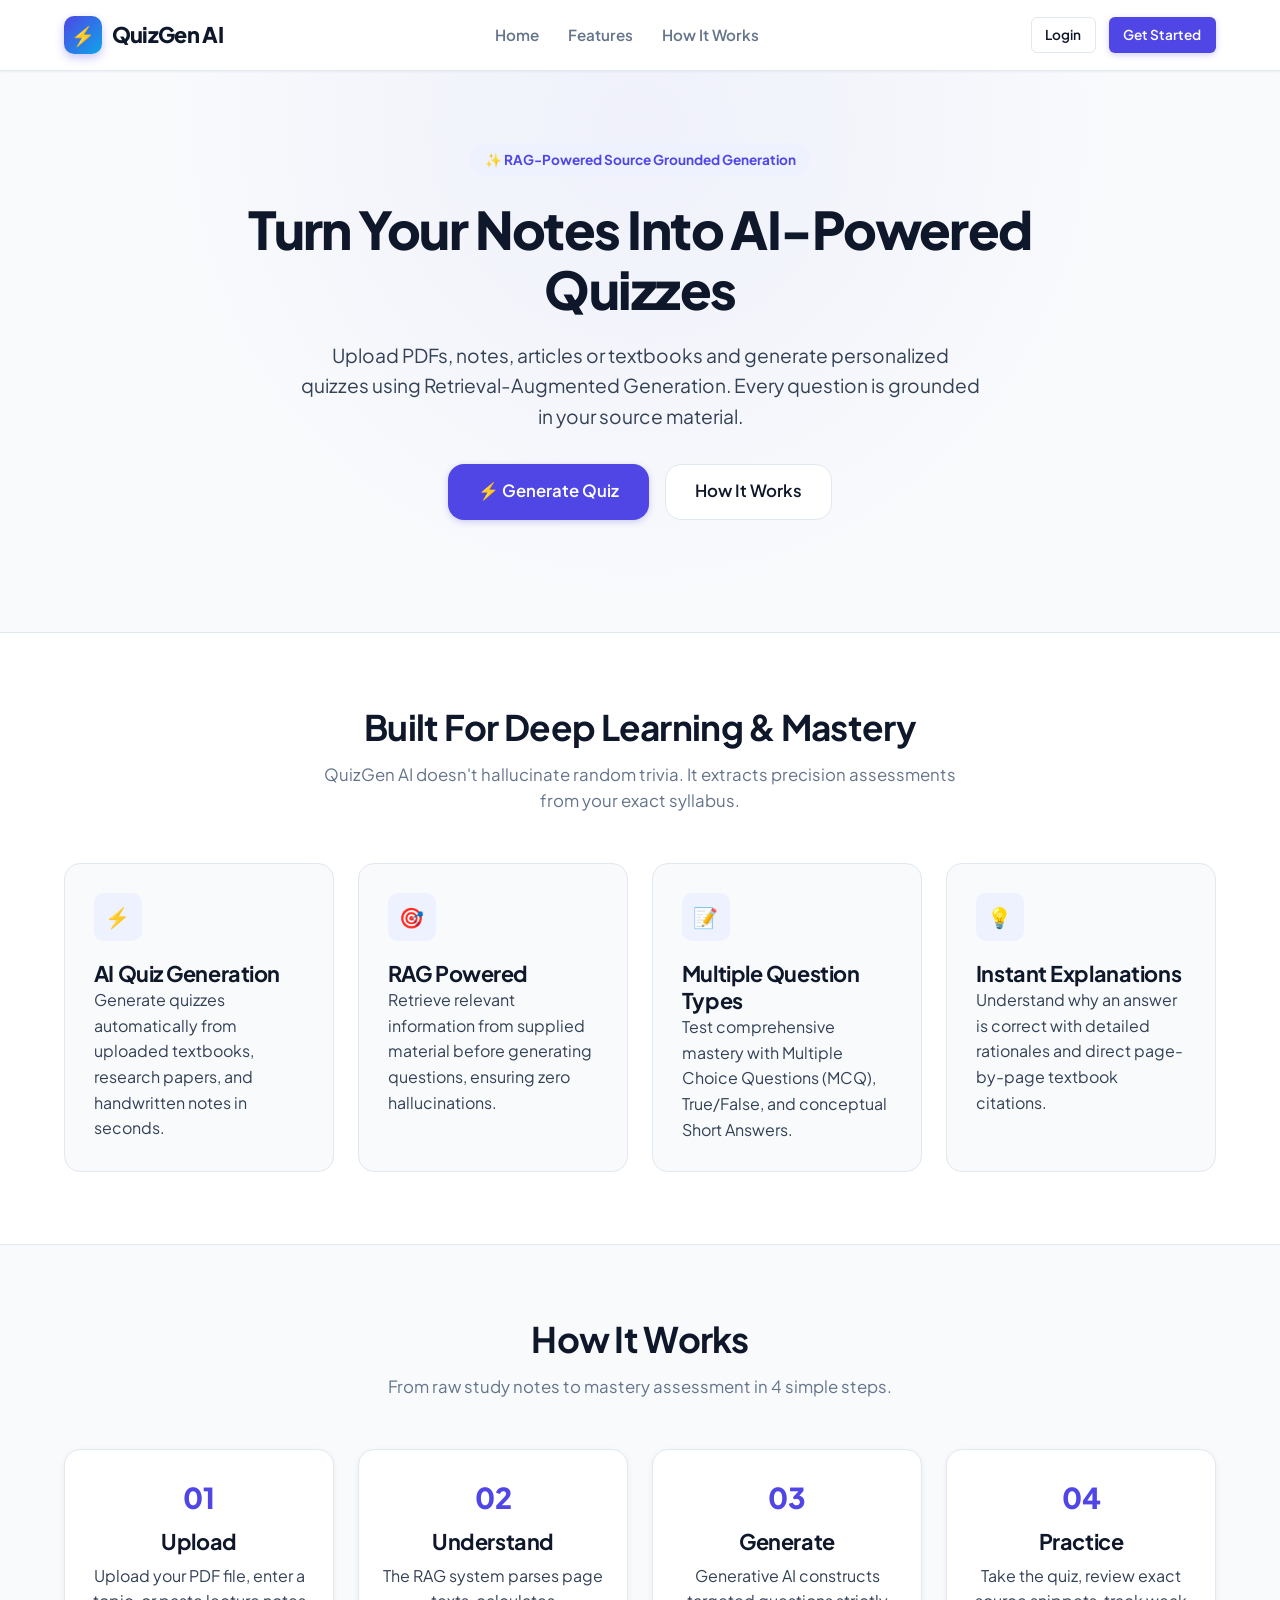
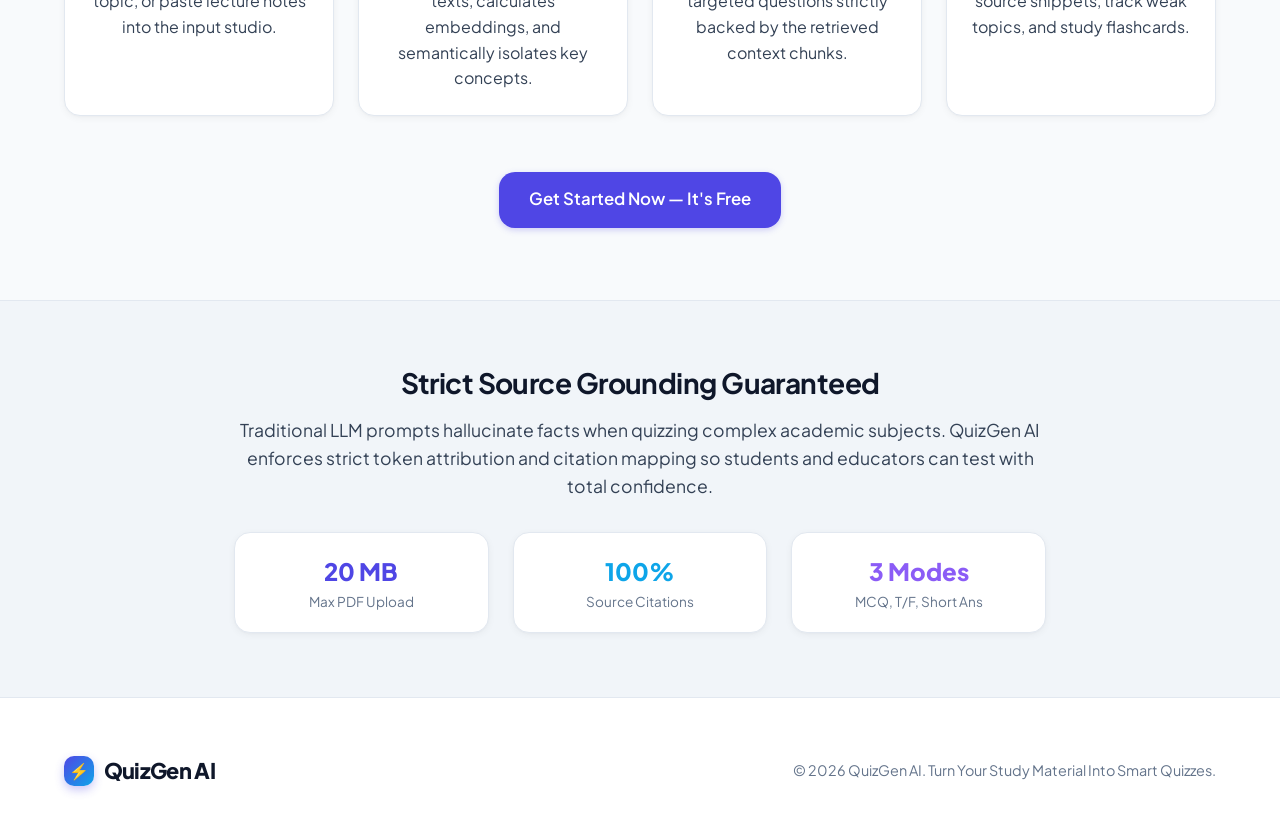
<file: frontend/index.html>
<!DOCTYPE html>
<html lang="en">
<head>
  <meta charset="UTF-8">
  <meta name="viewport" content="width=device-width, initial-scale=1.0">
  <meta name="description" content="QuizGen AI - Turn your study material into smart, source-grounded quizzes using Retrieval-Augmented Generation (RAG).">
  <title>QuizGen AI — Smart Generative AI Quiz Generator</title>
  <link rel="stylesheet" href="css/style.css">
  <link rel="icon" href="data:image/svg+xml,<svg xmlns=%22http://www.w3.org/2000/svg%22 viewBox=%220 0 100 100%22><text y=%22.9em%22 font-size=%2290%22>⚡</text></svg>">
</head>
<body>
  <div class="app-container">
    <!-- Navbar -->
    <header class="navbar">
      <div class="container nav-container">
        <a href="index.html" class="brand-logo">
          <div class="brand-logo-icon">⚡</div>
          <span>QuizGen AI</span>
        </a>
        <button class="mobile-toggle" aria-label="Toggle navigation">☰</button>
        <ul class="nav-menu">
          <li><a href="index.html" class="nav-link active">Home</a></li>
          <li><a href="#features" class="nav-link">Features</a></li>
          <li><a href="#how-it-works" class="nav-link">How It Works</a></li>
          <li><a href="#about" class="nav-link">About</a></li>
        </ul>
        <div class="nav-actions">
          <a href="login.html" class="btn btn-secondary btn-sm">Login</a>
          <a href="register.html" class="btn btn-primary btn-sm">Get Started</a>
        </div>
      </div>
    </header>

    <main>
      <!-- Hero Section -->
      <section class="hero">
        <div class="container">
          <div class="hero-badge">✨ RAG-Powered Source Grounded Generation</div>
          <h1 class="hero-title">Turn Your Notes Into AI-Powered Quizzes</h1>
          <p class="hero-description">
            Upload PDFs, notes, articles or textbooks and generate personalized quizzes using Retrieval-Augmented Generation. Every question is grounded in your source material.
          </p>
          <div class="hero-actions">
            <a href="generate.html" class="btn btn-primary btn-lg">⚡ Generate Quiz</a>
            <a href="#how-it-works" class="btn btn-secondary btn-lg">How It Works</a>
          </div>
        </div>
      </section>

      <!-- Features Section -->
      <section id="features" class="features-section">
        <div class="container">
          <div class="section-header">
            <h2 class="section-title">Built For Deep Learning & Mastery</h2>
            <p class="section-subtitle">QuizGen AI doesn't hallucinate random trivia. It extracts precision assessments from your exact syllabus.</p>
          </div>

          <div class="grid-4">
            <div class="feature-card">
              <div class="feature-icon-wrapper">⚡</div>
              <h3>AI Quiz Generation</h3>
              <p>Generate quizzes automatically from uploaded textbooks, research papers, and handwritten notes in seconds.</p>
            </div>

            <div class="feature-card">
              <div class="feature-icon-wrapper">🎯</div>
              <h3>RAG Powered</h3>
              <p>Retrieve relevant information from supplied material before generating questions, ensuring zero hallucinations.</p>
            </div>

            <div class="feature-card">
              <div class="feature-icon-wrapper">📝</div>
              <h3>Multiple Question Types</h3>
              <p>Test comprehensive mastery with Multiple Choice Questions (MCQ), True/False, and conceptual Short Answers.</p>
            </div>

            <div class="feature-card">
              <div class="feature-icon-wrapper">💡</div>
              <h3>Instant Explanations</h3>
              <p>Understand why an answer is correct with detailed rationales and direct page-by-page textbook citations.</p>
            </div>
          </div>
        </div>
      </section>

      <!-- How It Works Section -->
      <section id="how-it-works" style="padding: 4.5rem 0;">
        <div class="container">
          <div class="section-header">
            <h2 class="section-title">How It Works</h2>
            <p class="section-subtitle">From raw study notes to mastery assessment in 4 simple steps.</p>
          </div>

          <div class="grid-4">
            <div class="card card-hover" style="text-align: center;">
              <div style="font-size: 1.8rem; font-weight: 800; color: var(--primary); margin-bottom: 0.5rem;">01</div>
              <h3 style="margin-bottom: 0.5rem;">Upload</h3>
              <p>Upload your PDF file, enter a topic, or paste lecture notes into the input studio.</p>
            </div>

            <div class="card card-hover" style="text-align: center;">
              <div style="font-size: 1.8rem; font-weight: 800; color: var(--primary); margin-bottom: 0.5rem;">02</div>
              <h3 style="margin-bottom: 0.5rem;">Understand</h3>
              <p>The RAG system parses page texts, calculates embeddings, and semantically isolates key concepts.</p>
            </div>

            <div class="card card-hover" style="text-align: center;">
              <div style="font-size: 1.8rem; font-weight: 800; color: var(--primary); margin-bottom: 0.5rem;">03</div>
              <h3 style="margin-bottom: 0.5rem;">Generate</h3>
              <p>Generative AI constructs targeted questions strictly backed by the retrieved context chunks.</p>
            </div>

            <div class="card card-hover" style="text-align: center;">
              <div style="font-size: 1.8rem; font-weight: 800; color: var(--primary); margin-bottom: 0.5rem;">04</div>
              <h3 style="margin-bottom: 0.5rem;">Practice</h3>
              <p>Take the quiz, review exact source snippets, track weak topics, and study flashcards.</p>
            </div>
          </div>

          <div style="text-align: center; margin-top: 3.5rem;">
            <a href="generate.html" class="btn btn-primary btn-lg">Get Started Now — It's Free</a>
          </div>
        </div>
      </section>

      <!-- About Section -->
      <section id="about" style="padding: 4rem 0; background: var(--bg-alt); border-top: 1px solid var(--border-color);">
        <div class="container container-narrow" style="text-align: center;">
          <h2 style="margin-bottom: 1rem;">Strict Source Grounding Guaranteed</h2>
          <p style="font-size: 1.1rem; margin-bottom: 2rem;">
            Traditional LLM prompts hallucinate facts when quizzing complex academic subjects. QuizGen AI enforces strict token attribution and citation mapping so students and educators can test with total confidence.
          </p>
          <div style="display: flex; gap: 1.5rem; justify-content: center; flex-wrap: wrap;">
            <div class="card" style="flex: 1; min-width: 200px; padding: 1.2rem;">
              <div style="font-size: 1.5rem; font-weight: 800; color: var(--primary);">20 MB</div>
              <div style="font-size: 0.85rem; color: var(--text-muted);">Max PDF Upload</div>
            </div>
            <div class="card" style="flex: 1; min-width: 200px; padding: 1.2rem;">
              <div style="font-size: 1.5rem; font-weight: 800; color: var(--secondary);">100%</div>
              <div style="font-size: 0.85rem; color: var(--text-muted);">Source Citations</div>
            </div>
            <div class="card" style="flex: 1; min-width: 200px; padding: 1.2rem;">
              <div style="font-size: 1.5rem; font-weight: 800; color: var(--accent);">3 Modes</div>
              <div style="font-size: 0.85rem; color: var(--text-muted);">MCQ, T/F, Short Ans</div>
            </div>
          </div>
        </div>
      </section>
    </main>

    <!-- Footer -->
    <footer class="footer">
      <div class="container" style="display: flex; justify-content: space-between; align-items: center; flex-wrap: wrap; gap: 1rem;">
        <div class="brand-logo">
          <div class="brand-logo-icon" style="width: 30px; height: 30px; font-size: 1rem;">⚡</div>
          <span>QuizGen AI</span>
        </div>
        <p style="font-size: 0.9rem; color: var(--text-muted);">
          &copy; 2026 QuizGen AI. Turn Your Study Material Into Smart Quizzes.
        </p>
      </div>
    </footer>
  </div>

  <script src="js/api.js"></script>
  <script src="js/auth.js"></script>
</body>
</html>
</file>
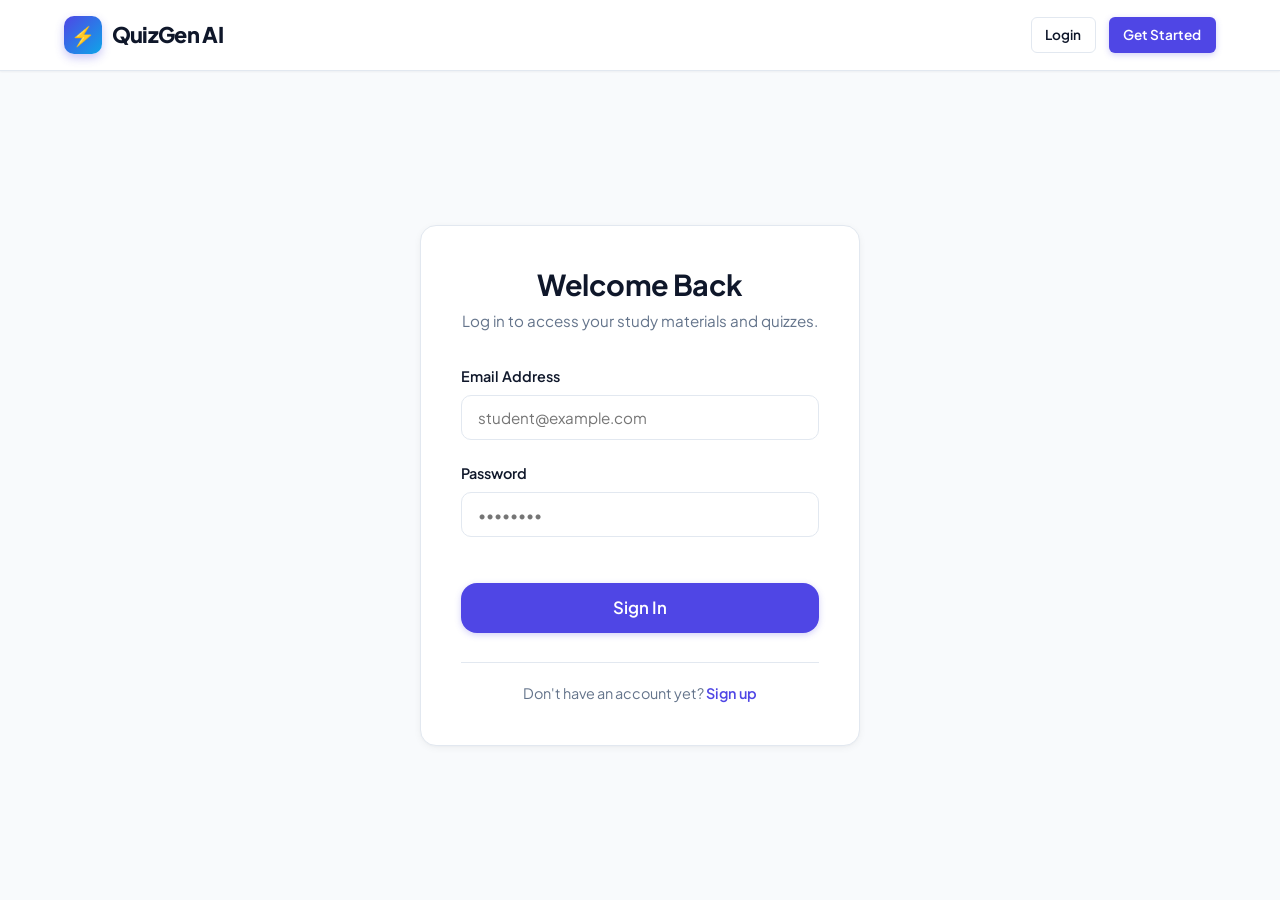
<file: frontend/flashcards.html>
<!DOCTYPE html>
<html lang="en">
<head>
  <meta charset="UTF-8">
  <meta name="viewport" content="width=device-width, initial-scale=1.0">
  <title>Study Flashcards — QuizGen AI</title>
  <link rel="stylesheet" href="css/style.css">
  <link rel="icon" href="data:image/svg+xml,<svg xmlns=%22http://www.w3.org/2000/svg%22 viewBox=%220 0 100 100%22><text y=%22.9em%22 font-size=%2290%22>⚡</text></svg>">
</head>
<body>
  <div class="app-container">
    <header class="navbar">
      <div class="container nav-container">
        <a href="dashboard.html" class="brand-logo">
          <div class="brand-logo-icon">⚡</div>
          <span>QuizGen AI</span>
        </a>
        <button class="mobile-toggle" aria-label="Toggle navigation">☰</button>
        <ul class="nav-menu">
          <!-- Populated by auth.js -->
        </ul>
        <div class="nav-actions">
          <!-- Populated by auth.js -->
        </div>
      </div>
    </header>

    <main style="padding: 2.5rem 0 4rem;">
      <div class="container container-narrow">
        <!-- Header -->
        <div style="display: flex; justify-content: space-between; align-items: center; flex-wrap: wrap; gap: 1rem; margin-bottom: 2rem;">
          <div>
            <h1 style="font-size: 2rem; margin-bottom: 0.25rem;">Study Flashcards</h1>
            <p style="color: var(--text-muted);">Active recall study decks generated from your study materials.</p>
          </div>
          <div>
            <button id="openNewDeckModalBtn" class="btn btn-primary">➕ Generate New Deck</button>
          </div>
        </div>

        <!-- Flashcard Study Player View -->
        <div id="flashcardPlayerView" style="display: none;">
          <div style="display: flex; justify-content: space-between; align-items: center; margin-bottom: 1rem;">
            <button id="backToDecksBtn" class="btn btn-secondary btn-sm">← Back to Decks</button>
            <div style="font-weight: 700; color: var(--text-muted); font-size: 0.95rem;" id="cardCounterText">
              Card 1 of 10
            </div>
            <div id="deckTitleBadge" style="font-size: 0.8rem; font-weight: 700; color: var(--primary); background: var(--primary-light); padding: 0.2rem 0.6rem; border-radius: var(--radius-full);">
              Deck
            </div>
          </div>

          <!-- 3D Flip Card Container -->
          <div class="flashcard-container">
            <div class="flashcard-inner" id="flashcardElement">
              <!-- Front Face -->
              <div class="flashcard-face flashcard-front">
                <span style="font-size: 0.8rem; font-weight: 700; color: var(--primary); background: var(--primary-light); padding: 0.2rem 0.6rem; border-radius: var(--radius-sm); margin-bottom: 1.5rem;">
                  QUESTION / CONCEPT
                </span>
                <p id="cardFrontText" style="font-size: 1.4rem; font-weight: 700; color: var(--text-main); line-height: 1.4; max-width: 90%;">
                  Concept front text
                </p>
                <div style="margin-top: auto; font-size: 0.8rem; color: var(--text-light);">
                  💡 Click or press Space to flip
                </div>
              </div>

              <!-- Back Face -->
              <div class="flashcard-face flashcard-back">
                <span style="font-size: 0.8rem; font-weight: 700; color: var(--success); background: var(--success-light); padding: 0.2rem 0.6rem; border-radius: var(--radius-sm); margin-bottom: 1.5rem;">
                  ANSWER / EXPLANATION
                </span>
                <p id="cardBackText" style="font-size: 1.15rem; color: var(--text-secondary); line-height: 1.5; max-width: 90%; margin-bottom: 1rem;">
                  Detailed answer text
                </p>
                <div id="cardCitationText" style="font-size: 0.8rem; color: #166534; background: #f0fdf4; padding: 0.3rem 0.8rem; border-radius: var(--radius-sm); margin-top: auto;">
                  📖 Source: Page 1
                </div>
              </div>
            </div>
          </div>

          <!-- Rating & Nav Buttons -->
          <div style="display: flex; justify-content: space-between; align-items: center; max-width: 640px; margin: 1.5rem auto 0; gap: 1rem; flex-wrap: wrap;">
            <button id="prevCardBtn" class="btn btn-secondary">← Previous</button>
            <div style="display: flex; gap: 0.6rem;">
              <button id="rateHardBtn" class="btn btn-secondary btn-sm" style="color: var(--danger);">
                🤔 Difficult
              </button>
              <button id="rateEasyBtn" class="btn btn-secondary btn-sm" style="color: var(--success-text);">
                🌟 Easy / Mastered
              </button>
            </div>
            <button id="nextCardBtn" class="btn btn-primary">Next →</button>
          </div>
        </div>

        <!-- Decks List View -->
        <div id="decksListView">
          <div id="decksContainer">
            <div style="text-align: center; padding: 3rem; color: var(--text-muted);">
              <div style="font-size: 2.5rem; margin-bottom: 0.5rem;">🗂️</div>
              <p style="font-size: 1.1rem; font-weight: 600;">Loading flashcard decks...</p>
            </div>
          </div>
        </div>
      </div>
    </main>

    <!-- Generate Deck Modal -->
    <div id="newDeckModal" class="ai-loader-modal">
      <div class="ai-loader-content">
        <div style="display: flex; justify-content: space-between; align-items: center; margin-bottom: 1.5rem;">
          <h3 style="font-size: 1.3rem;">Generate Flashcard Deck</h3>
          <button type="button" id="closeDeckModalBtn" class="btn btn-secondary btn-sm">✕</button>
        </div>

        <form id="createDeckForm">
          <div class="form-group">
            <label class="form-label">Subject / Topic Name</label>
            <input type="text" id="deckTopicInput" class="form-control" placeholder="e.g. Supervised Learning, Python Loops, Database Indexing" required>
          </div>

          <div class="form-group">
            <label class="form-label">Study Notes / Content <span style="font-weight: normal; color: var(--text-muted);">(Optional)</span></label>
            <textarea id="deckTextInput" class="form-control" style="min-height: 100px;" placeholder="Optionally paste lecture text or formulas to base flashcards on..."></textarea>
          </div>

          <div class="form-group">
            <label class="form-label">Number of Flashcards</label>
            <select id="deckNumCards" class="form-control">
              <option value="5">5 Cards</option>
              <option value="10" selected>10 Cards</option>
              <option value="20">20 Cards</option>
            </select>
          </div>

          <button type="submit" id="generateDeckSubmitBtn" class="btn btn-primary btn-block" style="margin-top: 1.5rem;">
            ⚡ Generate Flashcards
          </button>
        </form>
      </div>
    </div>
  </div>

  <script src="js/api.js"></script>
  <script src="js/auth.js"></script>
  <script src="js/flashcards.js"></script>
</body>
</html>
</file>
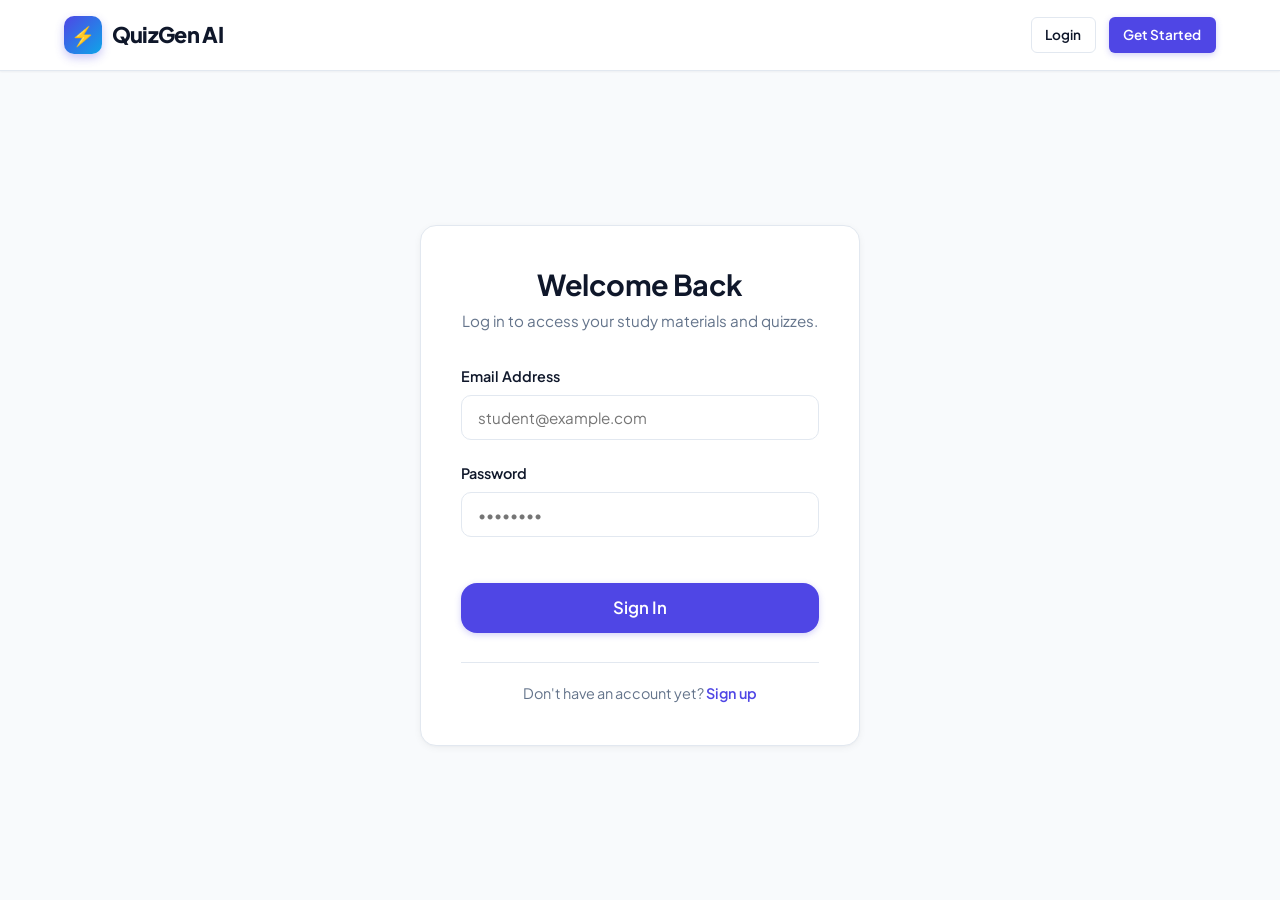
<file: frontend/generate.html>
<!DOCTYPE html>
<html lang="en">
<head>
  <meta charset="UTF-8">
  <meta name="viewport" content="width=device-width, initial-scale=1.0">
  <title>Create Your Quiz — QuizGen AI</title>
  <link rel="stylesheet" href="css/style.css">
  <link rel="icon" href="data:image/svg+xml,<svg xmlns=%22http://www.w3.org/2000/svg%22 viewBox=%220 0 100 100%22><text y=%22.9em%22 font-size=%2290%22>⚡</text></svg>">
</head>
<body>
  <div class="app-container">
    <header class="navbar">
      <div class="container nav-container">
        <a href="dashboard.html" class="brand-logo">
          <div class="brand-logo-icon">⚡</div>
          <span>QuizGen AI</span>
        </a>
        <button class="mobile-toggle" aria-label="Toggle navigation">☰</button>
        <ul class="nav-menu">
          <!-- Populated by auth.js -->
        </ul>
        <div class="nav-actions">
          <!-- Populated by auth.js -->
        </div>
      </div>
    </header>

    <main style="padding: 2.5rem 0;">
      <div class="container container-narrow">
        <!-- Page Title -->
        <div style="text-align: center; margin-bottom: 2.2rem;">
          <h1 style="font-size: 2.2rem; margin-bottom: 0.4rem;">Create Your Quiz</h1>
          <p style="color: var(--text-muted); font-size: 1.05rem;">
            Choose your study material and let AI create a personalized, strictly source-grounded quiz.
          </p>
        </div>

        <!-- Main Form Card -->
        <div class="card" style="padding: 2rem;">
          <!-- Input Mode Tabs -->
          <div class="input-tabs">
            <button type="button" class="input-tab-btn active" data-tab="tab-pdf">
              📄 Upload PDF
            </button>
            <button type="button" class="input-tab-btn" data-tab="tab-topic">
              🔍 Enter Topic
            </button>
            <button type="button" class="input-tab-btn" data-tab="tab-notes">
              📝 Paste Notes
            </button>
          </div>

          <form id="quizGeneratorForm">
            <!-- TAB 1: PDF UPLOAD -->
            <div id="tab-pdf" class="tab-content-panel">
              <div class="dropzone" id="dropzone">
                <input type="file" id="pdfFileInput" accept=".pdf,.txt,.md" style="display: none;">
                <div class="dropzone-icon">📄</div>
                <h3 style="font-size: 1.15rem; margin-bottom: 0.3rem;">Upload Study Material</h3>
                <p style="color: var(--text-muted); font-size: 0.9rem; margin-bottom: 1rem;">
                  Drag &amp; drop your PDF here, or click to browse files
                </p>
                <button type="button" id="browseBtn" class="btn btn-secondary btn-sm">
                  Browse Files
                </button>
                <div style="font-size: 0.75rem; color: var(--text-light); margin-top: 0.8rem;">
                  Supported: PDF, TXT (Maximum: 20 MB)
                </div>
              </div>

              <!-- Selected File Card -->
              <div id="filePreview" class="file-preview-card" style="display: none;">
                <div style="display: flex; align-items: center; gap: 0.8rem;">
                  <span style="font-size: 1.4rem; color: var(--success);">✓</span>
                  <div>
                    <div id="previewFileName" style="font-weight: 700; font-size: 0.95rem; color: var(--text-main);">filename.pdf</div>
                    <div id="previewFileSize" style="font-size: 0.8rem; color: var(--text-muted);">2.4 MB</div>
                  </div>
                </div>
                <button type="button" id="removeFileBtn" class="btn btn-secondary btn-sm" style="color: var(--danger);">
                  Remove
                </button>
              </div>

              <!-- Optional Topic within PDF -->
              <div class="form-group" style="margin-top: 1.5rem;">
                <label for="pdfSpecificTopic" class="form-label">
                  Specific Topic within Document <span style="font-weight: normal; color: var(--text-muted);">(Optional)</span>
                </label>
                <input type="text" id="pdfSpecificTopic" class="form-control" placeholder="e.g. Supervised Learning, Sorting Algorithms">
                <small style="color: var(--text-muted); font-size: 0.8rem;">
                  If specified, RAG will retrieve content only for this topic from your uploaded PDF.
                </small>
              </div>
            </div>

            <!-- TAB 2: TOPIC INPUT -->
            <div id="tab-topic" class="tab-content-panel" style="display: none;">
              <div class="form-group">
                <label for="topicInput" class="form-label">Enter Subject / Topic Name</label>
                <input type="text" id="topicInput" class="form-control" placeholder="e.g. Machine Learning, Python Loops, Database Management Systems">
                <div style="margin-top: 0.75rem; display: flex; gap: 0.5rem; flex-wrap: wrap;">
                  <span style="font-size: 0.8rem; color: var(--text-muted); align-self: center;">Popular:</span>
                  <button type="button" class="btn btn-secondary btn-sm sample-topic-btn">Machine Learning</button>
                  <button type="button" class="btn btn-secondary btn-sm sample-topic-btn">Python Loops</button>
                  <button type="button" class="btn btn-secondary btn-sm sample-topic-btn">Data Structures</button>
                  <button type="button" class="btn btn-secondary btn-sm sample-topic-btn">Operating Systems</button>
                </div>
              </div>
            </div>

            <!-- TAB 3: ARTICLE / NOTES INPUT -->
            <div id="tab-notes" class="tab-content-panel" style="display: none;">
              <div class="form-group">
                <label for="notesTitleInput" class="form-label">Material Title <span style="font-weight: normal; color: var(--text-muted);">(Optional)</span></label>
                <input type="text" id="notesTitleInput" class="form-control" placeholder="e.g. Chapter 4 Lecture Notes">
              </div>
              <div class="form-group">
                <label for="notesTextInput" class="form-label">Paste Article or Study Material</label>
                <textarea id="notesTextInput" class="form-control" style="min-height: 180px;" placeholder="Paste your study text, textbook chapter, or lecture notes here..."></textarea>
                <div style="display: flex; justify-content: flex-end; font-size: 0.8rem; color: var(--text-muted); margin-top: 0.3rem;">
                  <span id="charCounter">0</span>&nbsp;characters
                </div>
              </div>
            </div>

            <hr style="border: none; border-top: 1px solid var(--border-color); margin: 2rem 0;">

            <!-- QUIZ SETTINGS -->
            <h3 style="font-size: 1.15rem; margin-bottom: 1.2rem;">Quiz Settings</h3>

            <div class="grid-2" style="margin-bottom: 1.5rem;">
              <!-- Number of Questions -->
              <div class="form-group">
                <label for="numQuestionsInput" class="form-label">Number of Questions</label>
                <input type="number" id="numQuestionsInput" class="form-control" placeholder="Enter number of questions" min="1" max="100" value="10">
              </div>

              <!-- Difficulty -->
              <div class="form-group">
                <label class="form-label">Difficulty Level</label>
                <select id="difficultySelect" class="form-control">
                  <option value="easy">Easy</option>
                  <option value="medium" selected>Medium</option>
                  <option value="difficult">Difficult</option>
                  <option value="mixed">Mixed</option>
                </select>
              </div>
            </div>

            <!-- Question Types -->
            <div class="form-group" style="margin-bottom: 2rem;">
              <label class="form-label">Question Types <span style="font-weight: normal; color: var(--text-muted);">(Select at least one)</span></label>
              <div style="display: flex; gap: 1.2rem; flex-wrap: wrap; margin-top: 0.4rem;">
                <label style="display: flex; align-items: center; gap: 0.5rem; cursor: pointer; font-size: 0.95rem;">
                  <input type="checkbox" name="qType" value="mcq" checked style="width: 18px; height: 18px; accent-color: var(--primary);">
                  Multiple Choice (MCQ)
                </label>
                <label style="display: flex; align-items: center; gap: 0.5rem; cursor: pointer; font-size: 0.95rem;">
                  <input type="checkbox" name="qType" value="true_false" checked style="width: 18px; height: 18px; accent-color: var(--primary);">
                  True / False
                </label>
                <label style="display: flex; align-items: center; gap: 0.5rem; cursor: pointer; font-size: 0.95rem;">
                  <input type="checkbox" name="qType" value="short_answer" checked style="width: 18px; height: 18px; accent-color: var(--primary);">
                  Short Answer
                </label>
              </div>
            </div>

            <!-- Generate Button -->
            <button type="submit" id="generateQuizBtn" class="btn btn-primary btn-block btn-lg">
              ✨ Generate Quiz
            </button>
          </form>
        </div>
      </div>
    </main>

    <!-- Clean Quiz Generation Loading Modal -->
    <div id="aiLoaderModal" class="ai-loader-modal">
      <div class="ai-loader-content" style="text-align: center; padding: 2.5rem 2rem; max-width: 360px;">
        <h2 style="font-size: 1.4rem; font-weight: 700; color: var(--text-main); margin-bottom: 1.2rem;">Generating Quiz...</h2>
        <div class="clean-spinner"></div>
      </div>
    </div>

    <!-- Insufficient Content Modal -->
    <div id="insufficientModal" class="ai-loader-modal">
      <div class="ai-loader-content" style="text-align: center;">
        <div style="font-size: 2.5rem; margin-bottom: 0.5rem;">⚠️</div>
        <h2 id="insufficientTitle" style="font-size: 1.4rem; margin-bottom: 0.6rem;">Limited Source Information</h2>
        <p id="insufficientMessage" style="color: var(--text-muted); font-size: 0.95rem; margin-bottom: 1.8rem;">
          The supplied material does not contain enough information for the requested number of source-grounded questions.
        </p>
        <div style="display: flex; gap: 1rem; justify-content: center;">
          <button type="button" id="confirmPartialBtn" class="btn btn-primary">
            Generate Available Questions
          </button>
          <button type="button" id="cancelPartialBtn" class="btn btn-secondary">
            Adjust Settings
          </button>
        </div>
      </div>
    </div>
  </div>

  <script src="js/api.js"></script>
  <script src="js/auth.js"></script>
  <script src="js/generate.js"></script>
</body>
</html>
</file>
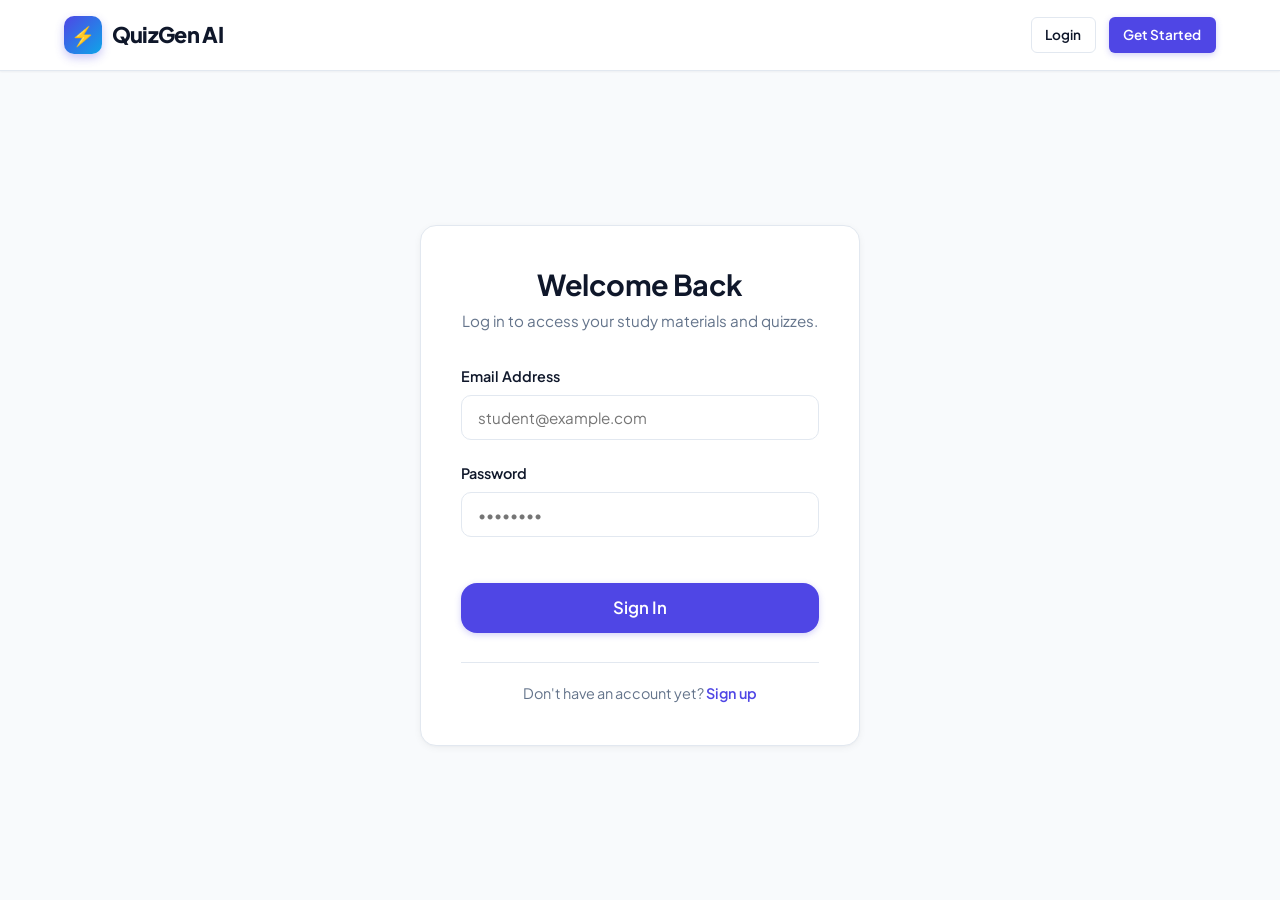
<file: frontend/login.html>
<!DOCTYPE html>
<html lang="en">
<head>
  <meta charset="UTF-8">
  <meta name="viewport" content="width=device-width, initial-scale=1.0">
  <title>Login — QuizGen AI</title>
  <link rel="stylesheet" href="css/style.css">
  <link rel="icon" href="data:image/svg+xml,<svg xmlns=%22http://www.w3.org/2000/svg%22 viewBox=%220 0 100 100%22><text y=%22.9em%22 font-size=%2290%22>⚡</text></svg>">
</head>
<body>
  <div class="app-container">
    <header class="navbar">
      <div class="container nav-container">
        <a href="index.html" class="brand-logo">
          <div class="brand-logo-icon">⚡</div>
          <span>QuizGen AI</span>
        </a>
        <div class="nav-actions">
          <a href="register.html" class="btn btn-primary btn-sm">Create Account</a>
        </div>
      </div>
    </header>

    <main style="display: flex; align-items: center; justify-content: center; padding: 3rem 1.5rem;">
      <div class="card" style="max-width: 440px; width: 100%; padding: 2.5rem;">
        <div style="text-align: center; margin-bottom: 2rem;">
          <h2 style="font-size: 1.8rem; margin-bottom: 0.4rem;">Welcome Back</h2>
          <p style="color: var(--text-muted); font-size: 0.95rem;">Log in to access your study materials and quizzes.</p>
        </div>

        <form id="loginForm">
          <div class="form-group">
            <label for="email" class="form-label">Email Address</label>
            <input type="email" id="email" class="form-control" placeholder="student@example.com" required autocomplete="email">
          </div>

          <div class="form-group">
            <label for="password" class="form-label">Password</label>
            <input type="password" id="password" class="form-control" placeholder="••••••••" required autocomplete="current-password">
          </div>

          <button type="submit" id="submitBtn" class="btn btn-primary btn-block btn-lg" style="margin-top: 1.5rem;">
            Sign In
          </button>
        </form>

        <div style="text-align: center; margin-top: 1.8rem; padding-top: 1.2rem; border-top: 1px solid var(--border-color); font-size: 0.9rem; color: var(--text-muted);">
          Don't have an account yet? <a href="register.html" style="font-weight: 600;">Sign up</a>
        </div>
      </div>
    </main>
  </div>

  <script src="js/api.js"></script>
  <script src="js/auth.js"></script>
  <script>
    document.addEventListener('DOMContentLoaded', () => {
      requireGuest();

      const params = new URLSearchParams(window.location.search);
      if (params.get('session_expired')) {
        showToast('Your session has expired. Please log in again.', 'info');
      }

      const form = document.getElementById('loginForm');
      const submitBtn = document.getElementById('submitBtn');

      form.onsubmit = async (e) => {
        e.preventDefault();
        const email = document.getElementById('email').value.trim();
        const password = document.getElementById('password').value;

        submitBtn.disabled = true;
        submitBtn.innerText = 'Signing in...';

        try {
          await handleLogin(email, password);
        } catch (err) {
          submitBtn.disabled = false;
          submitBtn.innerText = 'Sign In';
        }
      };
    });
  </script>
</body>
</html>
</file>
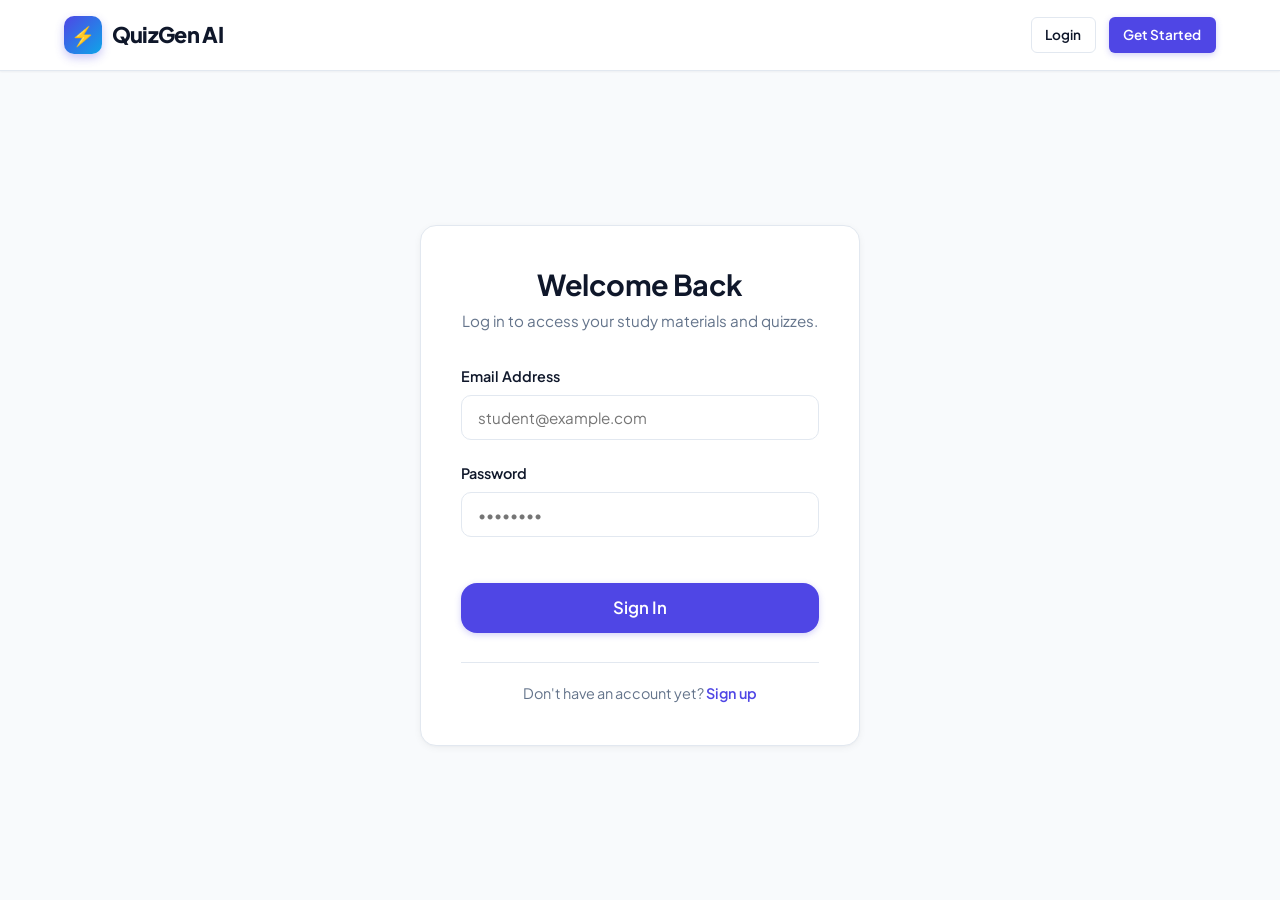
<file: frontend/materials.html>
<!DOCTYPE html>
<html lang="en">
<head>
  <meta charset="UTF-8">
  <meta name="viewport" content="width=device-width, initial-scale=1.0">
  <title>My Study Materials — QuizGen AI</title>
  <link rel="stylesheet" href="css/style.css">
  <link rel="icon" href="data:image/svg+xml,<svg xmlns=%22http://www.w3.org/2000/svg%22 viewBox=%220 0 100 100%22><text y=%22.9em%22 font-size=%2290%22>⚡</text></svg>">
</head>
<body>
  <div class="app-container">
    <header class="navbar">
      <div class="container nav-container">
        <a href="dashboard.html" class="brand-logo">
          <div class="brand-logo-icon">⚡</div>
          <span>QuizGen AI</span>
        </a>
        <button class="mobile-toggle" aria-label="Toggle navigation">☰</button>
        <ul class="nav-menu">
          <!-- Populated by auth.js -->
        </ul>
        <div class="nav-actions">
          <!-- Populated by auth.js -->
        </div>
      </div>
    </header>

    <main style="padding: 2.5rem 0 4rem;">
      <div class="container">
        <!-- Header -->
        <div style="display: flex; justify-content: space-between; align-items: center; flex-wrap: wrap; gap: 1rem; margin-bottom: 2rem;">
          <div>
            <h1 style="font-size: 2rem; margin-bottom: 0.25rem;">My Study Materials</h1>
            <p style="color: var(--text-muted);">Manage your uploaded PDFs, textbooks, and lecture notes indexed for RAG generation.</p>
          </div>
          <div>
            <a href="generate.html" class="btn btn-primary">➕ Upload &amp; Generate</a>
          </div>
        </div>

        <!-- Materials Grid / List -->
        <div id="materialsContainer">
          <div style="text-align: center; padding: 3rem; color: var(--text-muted);">
            <div style="font-size: 2.5rem; margin-bottom: 0.5rem;">📂</div>
            <p style="font-size: 1.1rem; font-weight: 600;">Loading study materials...</p>
          </div>
        </div>
      </div>
    </main>

    <!-- Material Details / Chunks Modal -->
    <div id="materialModal" class="ai-loader-modal">
      <div class="ai-loader-content" style="max-width: 680px; max-height: 85vh; display: flex; flex-direction: column;">
        <div style="display: flex; justify-content: space-between; align-items: center; margin-bottom: 1.2rem; border-bottom: 1px solid var(--border-color); padding-bottom: 0.8rem;">
          <h3 id="modalMatTitle" style="font-size: 1.3rem;">Material Details</h3>
          <button type="button" id="closeMatModalBtn" class="btn btn-secondary btn-sm">✕</button>
        </div>

        <div style="margin-bottom: 1.2rem; font-size: 0.9rem; color: var(--text-muted); display: flex; gap: 1rem;" id="modalMatStats">
          <!-- Stats -->
        </div>

        <h4 style="font-size: 1rem; margin-bottom: 0.6rem;">Semantic RAG Chunks Preview</h4>
        <div id="modalChunksList" style="flex: 1; overflow-y: auto; display: flex; flex-direction: column; gap: 0.8rem; padding-right: 0.5rem;">
          <!-- Chunks list -->
        </div>
      </div>
    </div>
  </div>

  <script src="js/api.js"></script>
  <script src="js/auth.js"></script>
  <script src="js/materials.js"></script>
</body>
</html>
</file>
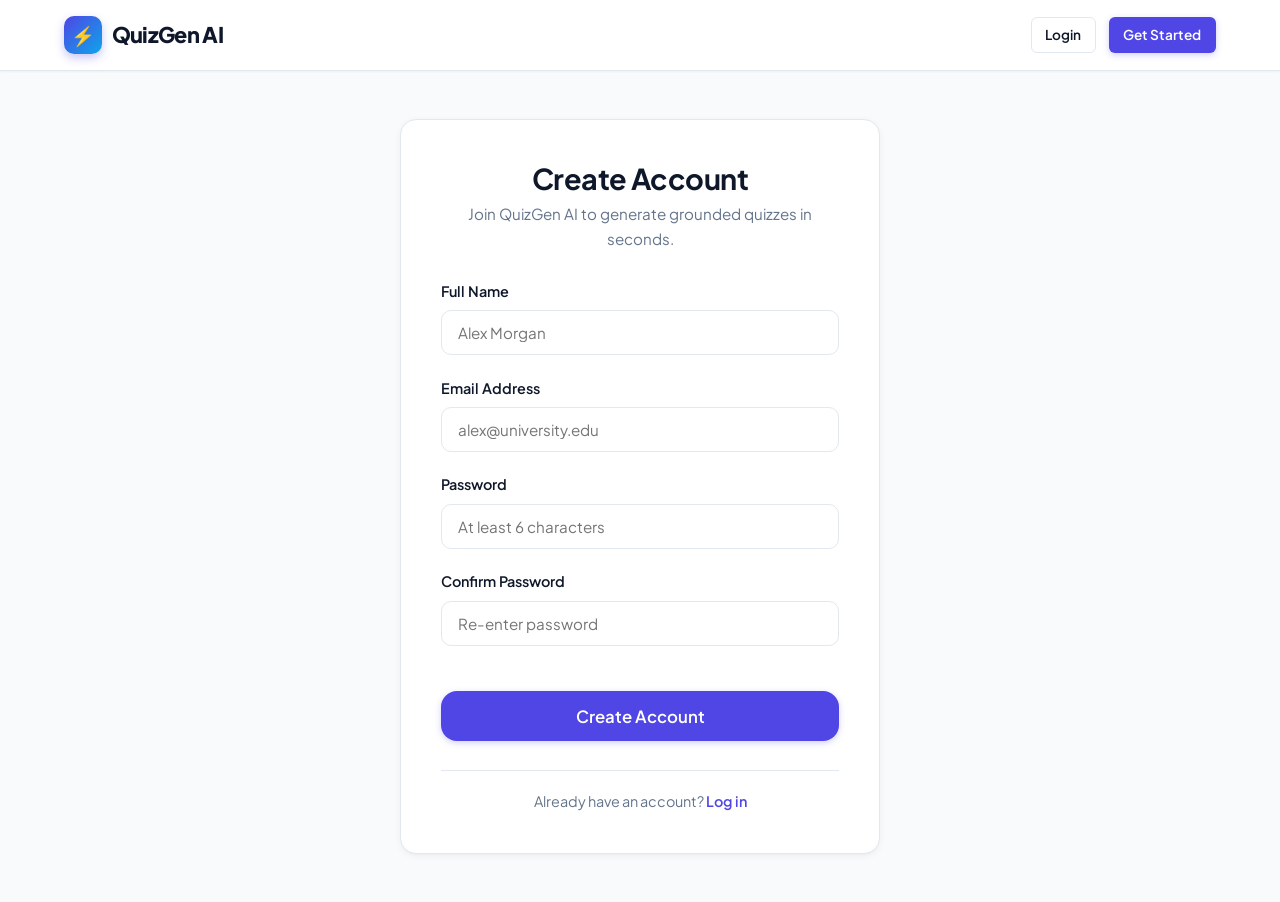
<file: frontend/register.html>
<!DOCTYPE html>
<html lang="en">
<head>
  <meta charset="UTF-8">
  <meta name="viewport" content="width=device-width, initial-scale=1.0">
  <title>Register — QuizGen AI</title>
  <link rel="stylesheet" href="css/style.css">
  <link rel="icon" href="data:image/svg+xml,<svg xmlns=%22http://www.w3.org/2000/svg%22 viewBox=%220 0 100 100%22><text y=%22.9em%22 font-size=%2290%22>⚡</text></svg>">
</head>
<body>
  <div class="app-container">
    <header class="navbar">
      <div class="container nav-container">
        <a href="index.html" class="brand-logo">
          <div class="brand-logo-icon">⚡</div>
          <span>QuizGen AI</span>
        </a>
        <div class="nav-actions">
          <a href="login.html" class="btn btn-secondary btn-sm">Sign In</a>
        </div>
      </div>
    </header>

    <main style="display: flex; align-items: center; justify-content: center; padding: 3rem 1.5rem;">
      <div class="card" style="max-width: 480px; width: 100%; padding: 2.5rem;">
        <div style="text-align: center; margin-bottom: 1.8rem;">
          <h2 style="font-size: 1.8rem; margin-bottom: 0.4rem;">Create Account</h2>
          <p style="color: var(--text-muted); font-size: 0.95rem;">Join QuizGen AI to generate grounded quizzes in seconds.</p>
        </div>

        <form id="registerForm">
          <div class="form-group">
            <label for="name" class="form-label">Full Name</label>
            <input type="text" id="name" class="form-control" placeholder="Alex Morgan" required autocomplete="name">
          </div>

          <div class="form-group">
            <label for="email" class="form-label">Email Address</label>
            <input type="email" id="email" class="form-control" placeholder="alex@university.edu" required autocomplete="email">
          </div>

          <div class="form-group">
            <label for="password" class="form-label">Password</label>
            <input type="password" id="password" class="form-control" placeholder="At least 6 characters" required autocomplete="new-password">
          </div>

          <div class="form-group">
            <label for="confirmPassword" class="form-label">Confirm Password</label>
            <input type="password" id="confirmPassword" class="form-control" placeholder="Re-enter password" required autocomplete="new-password">
          </div>

          <button type="submit" id="submitBtn" class="btn btn-primary btn-block btn-lg" style="margin-top: 1.5rem;">
            Create Account
          </button>
        </form>

        <div style="text-align: center; margin-top: 1.8rem; padding-top: 1.2rem; border-top: 1px solid var(--border-color); font-size: 0.9rem; color: var(--text-muted);">
          Already have an account? <a href="login.html" style="font-weight: 600;">Log in</a>
        </div>
      </div>
    </main>
  </div>

  <script src="js/api.js"></script>
  <script src="js/auth.js"></script>
  <script>
    document.addEventListener('DOMContentLoaded', () => {
      requireGuest();

      const form = document.getElementById('registerForm');
      const submitBtn = document.getElementById('submitBtn');

      form.onsubmit = async (e) => {
        e.preventDefault();
        const name = document.getElementById('name').value.trim();
        const email = document.getElementById('email').value.trim();
        const password = document.getElementById('password').value;
        const confirmPassword = document.getElementById('confirmPassword').value;

        if (password !== confirmPassword) {
          showToast('Passwords do not match.', 'error');
          return;
        }

        submitBtn.disabled = true;
        submitBtn.innerText = 'Creating account...';

        try {
          await handleRegister(name, email, password, confirmPassword);
        } catch (err) {
          submitBtn.disabled = false;
          submitBtn.innerText = 'Create Account';
        }
      };
    });
  </script>
</body>
</html>
</file>
<file: frontend/css/style.css>
/* ==========================================================================
   QUIZGEN AI - MAIN DESIGN SYSTEM
   Modern, Clean, Student-friendly & Professional SaaS UI
   ========================================================================== */

@import url('https://fonts.googleapis.com/css2?family=Plus+Jakarta+Sans:wght@300;400;500;600;700;800&family=JetBrains+Mono:wght@400;500&display=swap');

:root {
  /* Colors */
  --primary: #4f46e5;
  --primary-hover: #4338ca;
  --primary-light: #eef2ff;
  --primary-ring: rgba(79, 70, 229, 0.25);

  --secondary: #0ea5e9;
  --secondary-hover: #0284c7;
  --secondary-light: #e0f2fe;

  --accent: #8b5cf6;
  --accent-light: #f5f3ff;

  --bg-main: #f8fafc;
  --bg-card: #ffffff;
  --bg-alt: #f1f5f9;

  --text-main: #0f172a;
  --text-secondary: #334155;
  --text-muted: #64748b;
  --text-light: #94a3b8;

  --border-color: #e2e8f0;
  --border-focus: #c7d2fe;

  --success: #10b981;
  --success-light: #d1fae5;
  --success-text: #065f46;

  --danger: #ef4444;
  --danger-light: #fee2e2;
  --danger-text: #991b1b;

  --warning: #f59e0b;
  --warning-light: #fef3c7;
  --warning-text: #92400e;

  --info: #3b82f6;
  --info-light: #dbeafe;
  --info-text: #1e40af;

  /* Typography */
  --font-sans: 'Plus Jakarta Sans', -apple-system, BlinkMacSystemFont, 'Segoe UI', Roboto, sans-serif;
  --font-mono: 'JetBrains Mono', monospace;

  /* Shadows */
  --shadow-sm: 0 1px 2px 0 rgba(15, 23, 42, 0.05);
  --shadow-md: 0 4px 6px -1px rgba(15, 23, 42, 0.07), 0 2px 4px -2px rgba(15, 23, 42, 0.05);
  --shadow-lg: 0 10px 15px -3px rgba(15, 23, 42, 0.08), 0 4px 6px -4px rgba(15, 23, 42, 0.04);
  --shadow-xl: 0 20px 25px -5px rgba(15, 23, 42, 0.08), 0 8px 10px -6px rgba(15, 23, 42, 0.04);
  --shadow-card: 0 2px 8px -1px rgba(15, 23, 42, 0.06), 0 1px 3px -1px rgba(15, 23, 42, 0.04);

  /* Radii */
  --radius-sm: 6px;
  --radius-md: 10px;
  --radius-lg: 16px;
  --radius-xl: 24px;
  --radius-full: 9999px;

  /* Transitions */
  --transition-fast: 0.15s ease;
  --transition-normal: 0.25s ease;
  --transition-slow: 0.4s cubic-bezier(0.16, 1, 0.3, 1);
}

/* Reset & Base */
*, *::before, *::after {
  box-sizing: border-box;
  margin: 0;
  padding: 0;
}

html {
  font-size: 16px;
  scroll-behavior: smooth;
}

body {
  font-family: var(--font-sans);
  background-color: var(--bg-main);
  color: var(--text-main);
  line-height: 1.6;
  -webkit-font-smoothing: antialiased;
  -moz-osx-font-smoothing: grayscale;
  min-height: 100vh;
  display: flex;
  flex-direction: column;
}

/* App Layout */
.app-container {
  display: flex;
  flex-direction: column;
  min-height: 100vh;
}

main {
  flex: 1;
}

/* Typography Helpers */
h1, h2, h3, h4, h5, h6 {
  color: var(--text-main);
  font-weight: 700;
  line-height: 1.25;
  letter-spacing: -0.02em;
}

h1 { font-size: 2.25rem; }
h2 { font-size: 1.75rem; }
h3 { font-size: 1.35rem; }
h4 { font-size: 1.15rem; }

p {
  color: var(--text-secondary);
}

a {
  color: var(--primary);
  text-decoration: none;
  transition: color var(--transition-fast);
}

a:hover {
  color: var(--primary-hover);
}

/* Containers */
.container {
  width: 100%;
  max-width: 1200px;
  margin-left: auto;
  margin-right: auto;
  padding-left: 1.5rem;
  padding-right: 1.5rem;
}

.container-narrow {
  max-width: 860px;
}

.container-wide {
  max-width: 1360px;
}

/* Navbar */
.navbar {
  background-color: #ffffff;
  border-bottom: 1px solid var(--border-color);
  position: sticky;
  top: 0;
  z-index: 100;
  box-shadow: var(--shadow-sm);
}

.nav-container {
  display: flex;
  align-items: center;
  justify-content: space-between;
  height: 70px;
}

.brand-logo {
  display: flex;
  align-items: center;
  gap: 0.6rem;
  font-size: 1.35rem;
  font-weight: 800;
  color: var(--text-main);
  text-decoration: none;
  letter-spacing: -0.03em;
}

.brand-logo-icon {
  width: 38px;
  height: 38px;
  border-radius: var(--radius-md);
  background: linear-gradient(135deg, var(--primary), var(--secondary));
  display: flex;
  align-items: center;
  justify-content: center;
  color: #ffffff;
  font-size: 1.2rem;
  box-shadow: 0 4px 10px rgba(79, 70, 229, 0.3);
}

.nav-menu {
  display: flex;
  align-items: center;
  gap: 1.8rem;
  list-style: none;
}

.nav-link {
  font-size: 0.95rem;
  font-weight: 600;
  color: var(--text-muted);
  transition: color var(--transition-fast);
  display: flex;
  align-items: center;
  gap: 0.4rem;
}

.nav-link:hover, .nav-link.active {
  color: var(--primary);
}

.nav-actions {
  display: flex;
  align-items: center;
  gap: 0.8rem;
}

.mobile-toggle {
  display: none;
  background: none;
  border: none;
  font-size: 1.4rem;
  color: var(--text-main);
  cursor: pointer;
  padding: 0.4rem;
}

/* Buttons */
.btn {
  display: inline-flex;
  align-items: center;
  justify-content: center;
  gap: 0.5rem;
  font-family: var(--font-sans);
  font-size: 0.95rem;
  font-weight: 600;
  padding: 0.65rem 1.35rem;
  border-radius: var(--radius-md);
  border: 1px solid transparent;
  cursor: pointer;
  transition: all var(--transition-fast);
  text-decoration: none;
  white-space: nowrap;
}

.btn:focus-visible {
  outline: 2px solid var(--primary);
  outline-offset: 2px;
}

.btn-primary {
  background-color: var(--primary);
  color: #ffffff;
  box-shadow: 0 2px 6px rgba(79, 70, 229, 0.25);
}

.btn-primary:hover {
  background-color: var(--primary-hover);
  color: #ffffff;
  transform: translateY(-1px);
  box-shadow: 0 4px 12px rgba(79, 70, 229, 0.35);
}

.btn-secondary {
  background-color: #ffffff;
  border-color: var(--border-color);
  color: var(--text-main);
}

.btn-secondary:hover {
  background-color: var(--bg-alt);
  border-color: #cbd5e1;
  color: var(--text-main);
}

.btn-outline-primary {
  background-color: transparent;
  border-color: var(--primary);
  color: var(--primary);
}

.btn-outline-primary:hover {
  background-color: var(--primary-light);
  color: var(--primary-hover);
}

.btn-danger {
  background-color: var(--danger);
  color: #ffffff;
}

.btn-danger:hover {
  background-color: #dc2626;
  color: #ffffff;
}

.btn-lg {
  padding: 0.85rem 1.8rem;
  font-size: 1.05rem;
  border-radius: var(--radius-lg);
}

.btn-sm {
  padding: 0.4rem 0.85rem;
  font-size: 0.85rem;
  border-radius: var(--radius-sm);
}

.btn-block {
  width: 100%;
}

.btn-icon {
  width: 40px;
  height: 40px;
  padding: 0;
  border-radius: var(--radius-md);
}

/* Cards */
.card {
  background-color: var(--bg-card);
  border: 1px solid var(--border-color);
  border-radius: var(--radius-lg);
  padding: 1.5rem;
  box-shadow: var(--shadow-card);
  transition: transform var(--transition-fast), box-shadow var(--transition-fast);
}

.card-hover:hover {
  transform: translateY(-2px);
  box-shadow: var(--shadow-lg);
  border-color: #cbd5e1;
}

.card-header {
  display: flex;
  align-items: center;
  justify-content: space-between;
  margin-bottom: 1.2rem;
  padding-bottom: 0.8rem;
  border-bottom: 1px solid var(--border-color);
}

/* Hero Section */
.hero {
  padding: 4.5rem 0 3.5rem;
  text-align: center;
  background: radial-gradient(circle at 50% 10%, rgba(79, 70, 229, 0.05) 0%, transparent 60%);
}

.hero-badge {
  display: inline-flex;
  align-items: center;
  gap: 0.5rem;
  background-color: var(--primary-light);
  color: var(--primary);
  font-size: 0.85rem;
  font-weight: 700;
  padding: 0.35rem 0.9rem;
  border-radius: var(--radius-full);
  margin-bottom: 1.5rem;
}

.hero-title {
  font-size: 3.25rem;
  font-weight: 800;
  max-width: 820px;
  margin: 0 auto 1.25rem;
  letter-spacing: -0.03em;
  line-height: 1.15;
}

.hero-description {
  font-size: 1.2rem;
  color: var(--text-secondary);
  max-width: 680px;
  margin: 0 auto 2rem;
}

.hero-actions {
  display: flex;
  align-items: center;
  justify-content: center;
  gap: 1rem;
  margin-bottom: 3.5rem;
  flex-wrap: wrap;
}

/* RAG Visual Pipeline */
.rag-visual-box {
  background: #ffffff;
  border: 1px solid var(--border-color);
  border-radius: var(--radius-xl);
  padding: 2rem;
  box-shadow: var(--shadow-lg);
  max-width: 960px;
  margin: 0 auto;
}

.rag-steps {
  display: flex;
  align-items: center;
  justify-content: space-between;
  gap: 1rem;
  position: relative;
}

.rag-step-item {
  flex: 1;
  display: flex;
  flex-direction: column;
  align-items: center;
  text-align: center;
  position: relative;
  z-index: 2;
}

.rag-step-icon {
  width: 56px;
  height: 56px;
  border-radius: 50%;
  background: var(--bg-alt);
  border: 2px solid var(--border-color);
  display: flex;
  align-items: center;
  justify-content: center;
  font-size: 1.35rem;
  color: var(--primary);
  margin-bottom: 0.75rem;
  transition: all var(--transition-fast);
}

.rag-step-item:hover .rag-step-icon {
  background: var(--primary-light);
  border-color: var(--primary);
  transform: scale(1.08);
}

.rag-step-title {
  font-size: 0.95rem;
  font-weight: 700;
  color: var(--text-main);
  margin-bottom: 0.2rem;
}

.rag-step-desc {
  font-size: 0.8rem;
  color: var(--text-muted);
}

.rag-arrow {
  color: var(--text-light);
  font-size: 1.25rem;
  display: flex;
  align-items: center;
  justify-content: center;
}

/* Features Grid */
.features-section {
  padding: 4.5rem 0;
  background-color: #ffffff;
  border-top: 1px solid var(--border-color);
  border-bottom: 1px solid var(--border-color);
}

.section-header {
  text-align: center;
  max-width: 650px;
  margin: 0 auto 3rem;
}

.section-title {
  font-size: 2.2rem;
  margin-bottom: 0.8rem;
}

.section-subtitle {
  font-size: 1.05rem;
  color: var(--text-muted);
}

.grid-2 {
  display: grid;
  grid-template-columns: repeat(2, 1fr);
  gap: 1.5rem;
}

.grid-3 {
  display: grid;
  grid-template-columns: repeat(3, 1fr);
  gap: 1.5rem;
}

.grid-4 {
  display: grid;
  grid-template-columns: repeat(4, 1fr);
  gap: 1.5rem;
}

.feature-card {
  padding: 1.8rem;
  background: var(--bg-main);
  border: 1px solid var(--border-color);
  border-radius: var(--radius-lg);
  transition: all var(--transition-fast);
}

.feature-card:hover {
  background: #ffffff;
  border-color: var(--border-focus);
  transform: translateY(-3px);
  box-shadow: var(--shadow-md);
}

.feature-icon-wrapper {
  width: 48px;
  height: 48px;
  border-radius: var(--radius-md);
  background: var(--primary-light);
  color: var(--primary);
  display: flex;
  align-items: center;
  justify-content: center;
  font-size: 1.25rem;
  margin-bottom: 1.2rem;
}

/* Forms & Inputs */
.form-group {
  margin-bottom: 1.35rem;
}

.form-label {
  display: block;
  font-size: 0.9rem;
  font-weight: 600;
  color: var(--text-main);
  margin-bottom: 0.45rem;
}

.form-control {
  width: 100%;
  padding: 0.75rem 1rem;
  font-family: var(--font-sans);
  font-size: 0.95rem;
  color: var(--text-main);
  background-color: #ffffff;
  border: 1px solid var(--border-color);
  border-radius: var(--radius-md);
  outline: none;
  transition: border-color var(--transition-fast), box-shadow var(--transition-fast);
}

.form-control:focus {
  border-color: var(--primary);
  box-shadow: 0 0 0 3px var(--primary-ring);
}

textarea.form-control {
  min-height: 140px;
  resize: vertical;
}

/* Input Tabs / Generator Form */
.input-tabs {
  display: flex;
  background: var(--bg-alt);
  padding: 0.35rem;
  border-radius: var(--radius-lg);
  gap: 0.35rem;
  margin-bottom: 1.8rem;
}

.input-tab-btn {
  flex: 1;
  display: flex;
  align-items: center;
  justify-content: center;
  gap: 0.6rem;
  padding: 0.75rem 1rem;
  background: transparent;
  border: none;
  border-radius: var(--radius-md);
  font-family: var(--font-sans);
  font-size: 0.95rem;
  font-weight: 600;
  color: var(--text-muted);
  cursor: pointer;
  transition: all var(--transition-fast);
}

.input-tab-btn.active {
  background: #ffffff;
  color: var(--primary);
  box-shadow: var(--shadow-sm);
}

/* Upload Dropzone */
.dropzone {
  border: 2px dashed var(--border-color);
  background-color: #fafbfd;
  border-radius: var(--radius-lg);
  padding: 2.5rem 1.5rem;
  text-align: center;
  cursor: pointer;
  transition: all var(--transition-fast);
  position: relative;
}

.dropzone:hover, .dropzone.dragover {
  border-color: var(--primary);
  background-color: var(--primary-light);
}

.dropzone-icon {
  font-size: 2.8rem;
  color: var(--primary);
  margin-bottom: 0.8rem;
}

.file-preview-card {
  display: flex;
  align-items: center;
  justify-content: space-between;
  padding: 1rem 1.25rem;
  background: var(--primary-light);
  border: 1px solid #c7d2fe;
  border-radius: var(--radius-md);
  margin-top: 1rem;
}

/* Quiz Taker Interface */
.quiz-header {
  background: #ffffff;
  border-bottom: 1px solid var(--border-color);
  padding: 1.2rem 0;
  margin-bottom: 2rem;
}

.quiz-progress-bar-container {
  width: 100%;
  height: 8px;
  background-color: var(--bg-alt);
  border-radius: var(--radius-full);
  overflow: hidden;
  margin-top: 0.8rem;
}

.quiz-progress-bar-fill {
  height: 100%;
  background: linear-gradient(90deg, var(--primary), var(--secondary));
  transition: width 0.3s ease;
}

.option-card {
  display: flex;
  align-items: center;
  padding: 1.15rem 1.4rem;
  background: #ffffff;
  border: 2px solid var(--border-color);
  border-radius: var(--radius-lg);
  margin-bottom: 0.9rem;
  cursor: pointer;
  transition: all var(--transition-fast);
}

.option-card:hover {
  border-color: #cbd5e1;
  background: #f8fafc;
}

.option-card.selected {
  border-color: var(--primary);
  background: var(--primary-light);
}

.option-circle {
  width: 28px;
  height: 28px;
  border-radius: 50%;
  border: 2px solid #94a3b8;
  display: flex;
  align-items: center;
  justify-content: center;
  font-size: 0.85rem;
  font-weight: 700;
  margin-right: 1.1rem;
  color: var(--text-muted);
  flex-shrink: 0;
  transition: all var(--transition-fast);
}

.option-card.selected .option-circle {
  border-color: var(--primary);
  background: var(--primary);
  color: #ffffff;
}

/* Stepper Overlay */
.ai-loader-modal {
  position: fixed;
  top: 0;
  left: 0;
  right: 0;
  bottom: 0;
  background: rgba(15, 23, 42, 0.7);
  backdrop-filter: blur(5px);
  display: none;
  align-items: center;
  justify-content: center;
  z-index: 1000;
  padding: 1.5rem;
}

.ai-loader-modal.active {
  display: flex;
}

.ai-loader-content {
  background: #ffffff;
  border-radius: var(--radius-xl);
  padding: 2.5rem;
  max-width: 520px;
  width: 100%;
  box-shadow: var(--shadow-xl);
}

.clean-spinner {
  width: 44px;
  height: 44px;
  margin: 0 auto;
  border: 4px solid var(--primary-light);
  border-top-color: var(--primary);
  border-radius: 50%;
  animation: clean-spin 0.85s linear infinite;
}

@keyframes clean-spin {
  to { transform: rotate(360deg); }
}

.loader-step {
  display: flex;
  align-items: center;
  gap: 1rem;
  padding: 0.75rem 0;
  color: var(--text-muted);
  font-size: 0.95rem;
  font-weight: 500;
}

.loader-step.completed {
  color: var(--success-text);
  font-weight: 600;
}

.loader-step.active {
  color: var(--primary);
  font-weight: 700;
}

.step-icon-indicator {
  width: 28px;
  height: 28px;
  border-radius: 50%;
  display: flex;
  align-items: center;
  justify-content: center;
  font-size: 0.85rem;
  background: var(--bg-alt);
  color: var(--text-muted);
}

.loader-step.completed .step-icon-indicator {
  background: var(--success-light);
  color: var(--success);
}

.loader-step.active .step-icon-indicator {
  background: var(--primary-light);
  color: var(--primary);
  animation: pulse-ring 1.5s infinite;
}

@keyframes pulse-ring {
  0% { box-shadow: 0 0 0 0 rgba(79, 70, 229, 0.4); }
  70% { box-shadow: 0 0 0 8px rgba(79, 70, 229, 0); }
  100% { box-shadow: 0 0 0 0 rgba(79, 70, 229, 0); }
}

/* Flashcards 3D Flip */
.flashcard-container {
  perspective: 1200px;
  width: 100%;
  max-width: 640px;
  height: 360px;
  margin: 2rem auto;
}

.flashcard-inner {
  position: relative;
  width: 100%;
  height: 100%;
  text-align: center;
  transition: transform 0.6s cubic-bezier(0.4, 0, 0.2, 1);
  transform-style: preserve-3d;
  cursor: pointer;
}

.flashcard-inner.flipped {
  transform: rotateY(180deg);
}

.flashcard-face {
  position: absolute;
  width: 100%;
  height: 100%;
  backface-visibility: hidden;
  -webkit-backface-visibility: hidden;
  border-radius: var(--radius-xl);
  padding: 2.5rem;
  display: flex;
  flex-direction: column;
  align-items: center;
  justify-content: center;
  background: #ffffff;
  border: 1px solid var(--border-color);
  box-shadow: var(--shadow-lg);
}

.flashcard-back {
  transform: rotateY(180deg);
  background: #f8fafc;
}

/* Toast Notifications */
.toast-container {
  position: fixed;
  bottom: 24px;
  right: 24px;
  z-index: 9999;
  display: flex;
  flex-direction: column;
  gap: 0.6rem;
}

.toast {
  padding: 0.85rem 1.25rem;
  border-radius: var(--radius-md);
  font-size: 0.9rem;
  font-weight: 600;
  box-shadow: var(--shadow-lg);
  display: flex;
  align-items: center;
  gap: 0.75rem;
  animation: slide-up 0.3s ease;
  min-width: 280px;
  max-width: 420px;
}

.toast-success { background: #065f46; color: #ffffff; }
.toast-error { background: #991b1b; color: #ffffff; }
.toast-info { background: #1e40af; color: #ffffff; }

@keyframes slide-up {
  from { transform: translateY(100%); opacity: 0; }
  to { transform: translateY(0); opacity: 1; }
}

/* Footer */
.footer {
  background: #ffffff;
  border-top: 1px solid var(--border-color);
  padding: 3.5rem 0 2rem;
  margin-top: auto;
}

/* Responsive Media Queries */
@media (max-width: 992px) {
  .grid-4 { grid-template-columns: repeat(2, 1fr); }
  .grid-3 { grid-template-columns: repeat(2, 1fr); }
  .hero-title { font-size: 2.5rem; }
}

@media (max-width: 768px) {
  .nav-menu {
    position: fixed;
    top: 70px;
    left: 0;
    right: 0;
    background: #ffffff;
    flex-direction: column;
    padding: 1.5rem;
    border-bottom: 1px solid var(--border-color);
    box-shadow: var(--shadow-lg);
    display: none;
  }
  .nav-menu.active {
    display: flex;
  }
  .mobile-toggle {
    display: block;
  }
  .grid-2, .grid-3, .grid-4 {
    grid-template-columns: 1fr;
  }
  .hero-title { font-size: 2.1rem; }
  .rag-steps {
    flex-direction: column;
  }
  .rag-arrow {
    transform: rotate(90deg);
  }
}
</file>
